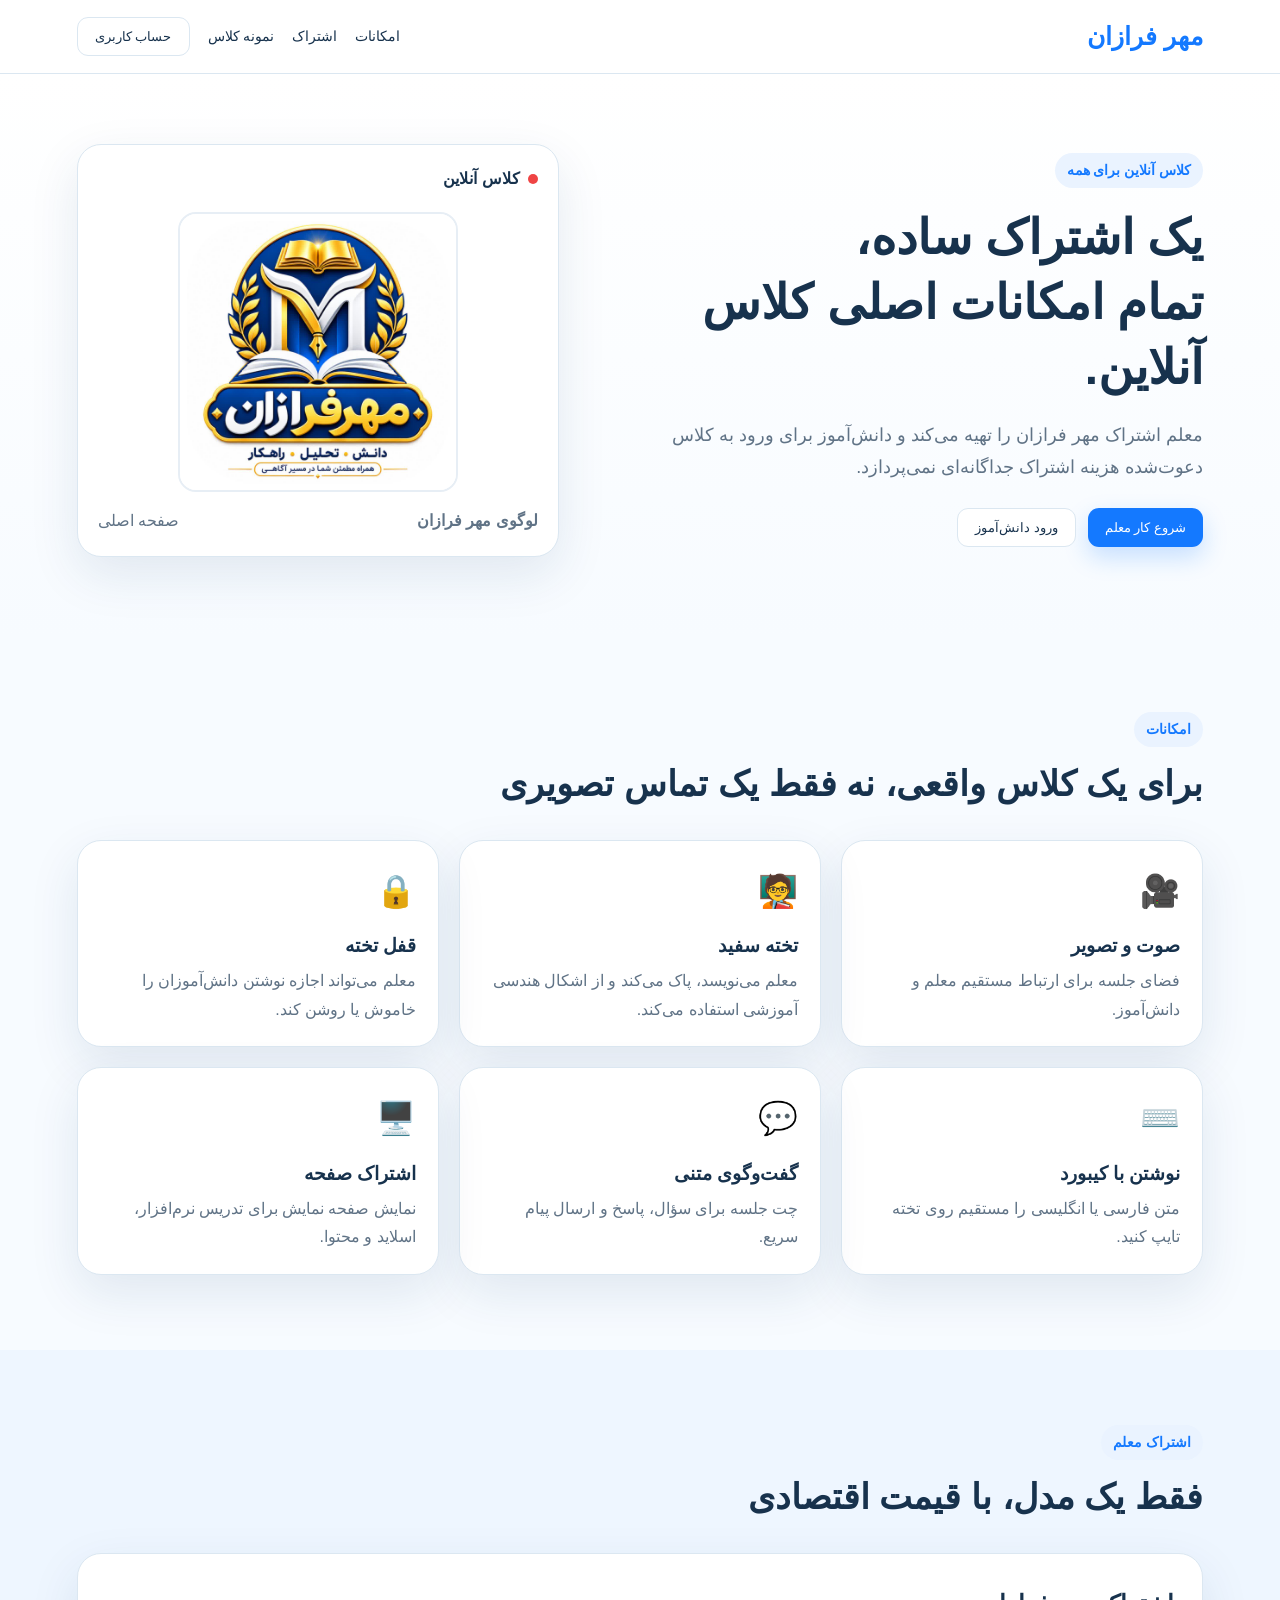
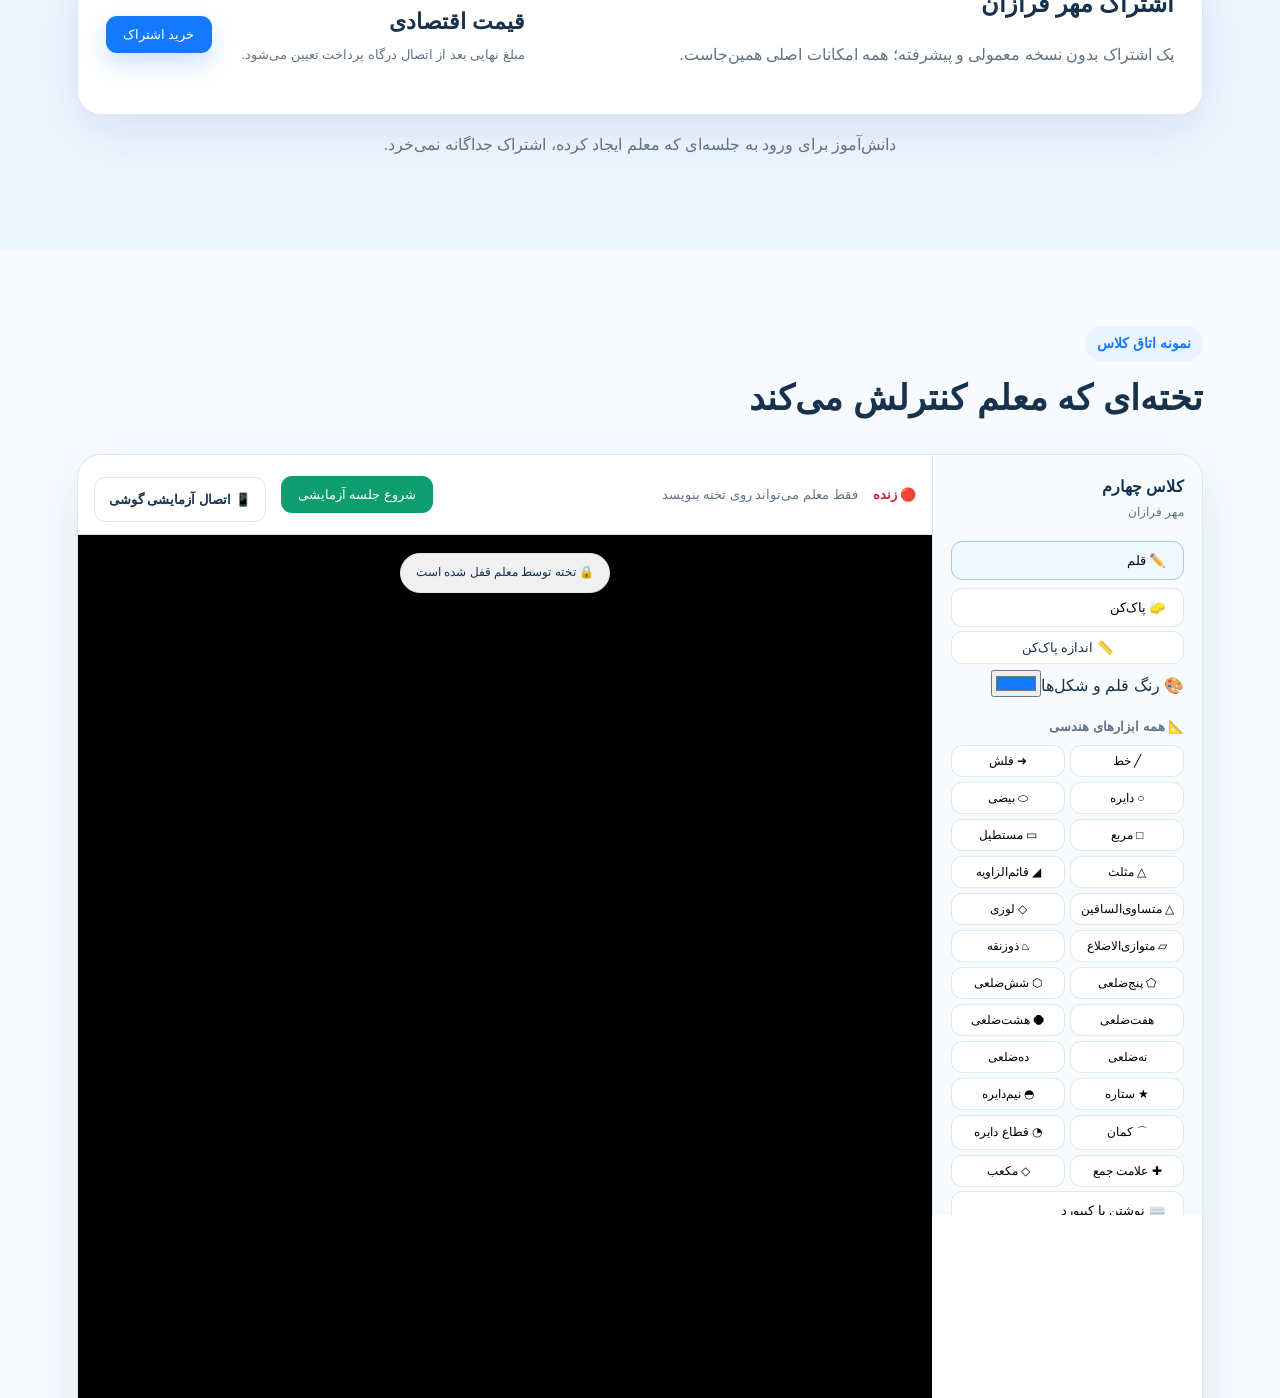
<file: index.html>
<!doctype html>
<html lang="fa" dir="rtl">
<head>
  <meta charset="utf-8"><meta name="viewport" content="width=device-width, initial-scale=1">
  <title>مهر فرازان | کلاس و جلسه آنلاین</title>
  <meta name="description" content="مهر فرازان؛ یک پلتفرم ساده و اقتصادی برای کلاس و جلسه آنلاین معلمان.">
  <link rel="icon" type="image/jpeg" href="images/mehr-farazan.jpg"><link rel="stylesheet" href="style.css">
</head>
<body>
<header class="topbar"><a class="brand" href="#home">مهر فرازان</a><nav><a href="#features">امکانات</a><a href="#pricing">اشتراک</a><a href="#room">نمونه کلاس</a><button id="profileBtn" class="outline">حساب کاربری</button></nav></header>
<main>
<section id="home" class="hero"><div class="hero-copy"><span class="eyebrow">کلاس آنلاین برای همه</span><h1>یک اشتراک ساده،<br>تمام امکانات اصلی کلاس آنلاین.</h1><p>معلم اشتراک مهر فرازان را تهیه می‌کند و دانش‌آموز برای ورود به کلاس دعوت‌شده هزینه اشتراک جداگانه‌ای نمی‌پردازد.</p><div class="hero-actions"><button id="startBtn" class="primary">شروع کار معلم</button><button id="studentBtn" class="secondary">ورود دانش‌آموز</button></div></div><div class="hero-card"><div class="live-dot"><span></span> کلاس آنلاین</div><div class="logo-square"><img src="images/mehr-farazan.jpg" alt="لوگوی مهر فرازان"></div><div class="hero-status"><b>لوگوی مهر فرازان</b><span>صفحه اصلی</span></div></div></section>
<section id="features" class="section"><div class="section-heading"><span class="eyebrow">امکانات</span><h2>برای یک کلاس واقعی، نه فقط یک تماس تصویری</h2></div><div class="feature-grid"><article class="feature"><div class="icon">🎥</div><h3>صوت و تصویر</h3><p>فضای جلسه برای ارتباط مستقیم معلم و دانش‌آموز.</p></article><article class="feature"><div class="icon">🧑‍🏫</div><h3>تخته سفید</h3><p>معلم می‌نویسد، پاک می‌کند و از اشکال هندسی آموزشی استفاده می‌کند.</p></article><article class="feature"><div class="icon">🔒</div><h3>قفل تخته</h3><p>معلم می‌تواند اجازه نوشتن دانش‌آموزان را خاموش یا روشن کند.</p></article><article class="feature"><div class="icon">⌨️</div><h3>نوشتن با کیبورد</h3><p>متن فارسی یا انگلیسی را مستقیم روی تخته تایپ کنید.</p></article><article class="feature"><div class="icon">💬</div><h3>گفت‌وگوی متنی</h3><p>چت جلسه برای سؤال، پاسخ و ارسال پیام سریع.</p></article><article class="feature"><div class="icon">🖥️</div><h3>اشتراک صفحه</h3><p>نمایش صفحه نمایش برای تدریس نرم‌افزار، اسلاید و محتوا.</p></article></div></section>
<section id="pricing" class="section pricing-section"><div class="section-heading"><span class="eyebrow">اشتراک معلم</span><h2>فقط یک مدل، با قیمت اقتصادی</h2></div><div class="price-card"><div><h3>اشتراک مهر فرازان</h3><p>یک اشتراک بدون نسخه معمولی و پیشرفته؛ همه امکانات اصلی همین‌جاست.</p></div><div class="price"><strong>قیمت اقتصادی</strong><span>مبلغ نهایی بعد از اتصال درگاه پرداخت تعیین می‌شود.</span></div><button id="buyBtn" class="primary">خرید اشتراک</button></div><p class="pricing-note">دانش‌آموز برای ورود به جلسه‌ای که معلم ایجاد کرده، اشتراک جداگانه نمی‌خرد.</p></section>
<section id="room" class="section room-section"><div class="section-heading"><span class="eyebrow">نمونه اتاق کلاس</span><h2>تخته‌ای که معلم کنترلش می‌کند</h2></div>
<div class="room"><aside class="room-sidebar"><div class="room-title"><b>کلاس چهارم</b><span>مهر فرازان</span></div>
<button class="tool active" data-tool="pen">✏️ قلم</button><button class="tool" data-tool="eraser">🧽 پاک‌کن</button>
<div class="color-picker-row"><label for="boardColor">🎨 رنگ قلم و شکل‌ها</label><input id="boardColor" type="color" value="#1479ff" title="انتخاب رنگ"></div>
<div class="shape-title">📐 همه ابزارهای هندسی</div><div class="shape-grid">
<button class="tool shape-tool" data-tool="line">╱ خط</button><button class="tool shape-tool" data-tool="arrow">➜ فلش</button><button class="tool shape-tool" data-tool="circle">○ دایره</button><button class="tool shape-tool" data-tool="ellipse">⬭ بیضی</button><button class="tool shape-tool" data-tool="square">□ مربع</button><button class="tool shape-tool" data-tool="rectangle">▭ مستطیل</button><button class="tool shape-tool" data-tool="triangle">△ مثلث</button><button class="tool shape-tool" data-tool="rightTriangle">◢ قائم‌الزاویه</button><button class="tool shape-tool" data-tool="isoscelesTriangle">△ متساوی‌الساقین</button><button class="tool shape-tool" data-tool="diamond">◇ لوزی</button><button class="tool shape-tool" data-tool="parallelogram">▱ متوازی‌الاضلاع</button><button class="tool shape-tool" data-tool="trapezoid">⏢ ذوزنقه</button><button class="tool shape-tool" data-tool="pentagon">⬠ پنج‌ضلعی</button><button class="tool shape-tool" data-tool="hexagon">⬡ شش‌ضلعی</button><button class="tool shape-tool" data-tool="heptagon">هفت‌ضلعی</button><button class="tool shape-tool" data-tool="octagon">⯃ هشت‌ضلعی</button><button class="tool shape-tool" data-tool="nonagon">نه‌ضلعی</button><button class="tool shape-tool" data-tool="decagon">ده‌ضلعی</button><button class="tool shape-tool" data-tool="star">★ ستاره</button><button class="tool shape-tool" data-tool="semicircle">◓ نیم‌دایره</button><button class="tool shape-tool" data-tool="arc">⌒ کمان</button><button class="tool shape-tool" data-tool="sector">◔ قطاع دایره</button><button class="tool shape-tool" data-tool="cross">✚ علامت جمع</button><button class="tool shape-tool" data-tool="cube">◇ مکعب</button>
</div>
<button id="keyboardTool" class="tool">⌨️ نوشتن با کیبورد</button><div class="history-grid"><button id="undoBoard" class="tool">↩️ برگشت به عقب</button><button id="redoBoard" class="tool">↪️ برگشت به جلو</button></div><button id="clearBoard" class="tool">🗑️ پاک کردن تخته</button><button id="lockBoard" class="lock locked">🔒 تخته قفل است</button>
<div class="participants"><b>حاضران</b><span>👨‍🏫 معلم</span><span>🧑‍🎓 دانش‌آموز ۱</span><span>🧑‍🎓 دانش‌آموز ۲</span></div></aside>
<div class="room-main"><div class="roombar"><span>🔴 زنده</span><span id="boardState">فقط معلم می‌تواند روی تخته بنویسد</span><button id="demoCall">شروع جلسه آزمایشی</button></div><div class="canvas-wrap"><canvas id="board" aria-label="تخته سفید مهر فرازان"></canvas><div id="lockOverlay">🔒 تخته توسط معلم قفل شده است</div><input id="boardTextInput" class="board-text-input hidden" type="text" autocomplete="off" dir="rtl" placeholder="اینجا بنویسید و Enter بزنید..."></div><div class="chat"><div class="chat-head">چت جلسه</div><div class="messages" id="messages"><div><b>دانش‌آموز ۱:</b> سلام استاد 🌷</div><div><b>معلم:</b> سلام، آماده شروع درس هستیم.</div></div><div class="chat-send"><input id="chatInput" placeholder="پیام خود را بنویسید…"><button id="sendChat">ارسال</button></div></div></div></div></section>
</main><footer>مهر فرازان © ۲۰۲۶ — پلتفرم کلاس و جلسه آنلاین</footer>
<div id="modal" class="modal hidden" role="dialog" aria-modal="true"><div class="modal-card"><button id="closeModal" class="close">×</button><h3 id="modalTitle">حساب کاربری</h3><p id="modalText">برای نسخه اولیه، این بخش به‌صورت نمایشی آماده شده است. احراز هویت واقعی و اتصال پرداخت در مرحله بک‌اند انجام می‌شود.</p><label>نام<input id="nameInput" value="آراز فرهنگی"></label><label>ایمیل<input id="emailInput" value="" type="email" placeholder="ایمیل خود را وارد کنید"></label><button id="saveProfile" class="primary">ذخیره حساب</button></div></div>
<script src="app.js"></script><script src="board-colors.js"></script><script src="eraser-size.js"></script><script src="demo-link.js"></script></body></html>
</file>
<file: style.css>
:root{--bg:#f7fbff;--card:#fff;--ink:#17324d;--muted:#607386;--primary:#1479ff;--primary-dark:#0b5dcc;--line:#dbe7f1;--shadow:0 18px 50px rgba(19,63,103,.10)}*{box-sizing:border-box}html{scroll-behavior:smooth}body{margin:0;font-family:Tahoma,Arial,sans-serif;background:var(--bg);color:var(--ink);line-height:1.8}.topbar{position:sticky;top:0;z-index:10;display:flex;align-items:center;justify-content:space-between;padding:14px 6%;background:rgba(255,255,255,.94);backdrop-filter:blur(12px);border-bottom:1px solid var(--line)}.brand{font-size:25px;font-weight:900;color:var(--primary);text-decoration:none}.topbar nav{display:flex;align-items:center;gap:18px}.topbar nav a{text-decoration:none;color:var(--ink);font-size:14px}.topbar button{font-family:inherit}.hero{padding:70px 6% 80px;display:grid;grid-template-columns:1.1fr .9fr;gap:55px;align-items:center;background:linear-gradient(180deg,#fff 0,#f7fbff 100%)}.eyebrow{display:inline-block;color:var(--primary);font-weight:800;font-size:14px;background:#eaf3ff;padding:5px 12px;border-radius:999px}.hero h1{font-size:48px;line-height:1.35;margin:18px 0 12px}.hero p{font-size:18px;color:var(--muted);max-width:680px}.hero-actions{display:flex;gap:12px;margin-top:25px}.primary,.secondary,.outline,.tool,.roombar button,.chat-send button{font-family:inherit;border:0;border-radius:11px;padding:11px 17px;cursor:pointer}.primary{background:var(--primary);color:#fff;box-shadow:0 10px 25px rgba(20,121,255,.22)}.primary:hover{background:var(--primary-dark)}.secondary,.outline{background:#fff;color:var(--ink);border:1px solid var(--line)}.hero-card,.feature,.price-card,.room,.modal-card{background:var(--card);border:1px solid var(--line);box-shadow:var(--shadow);border-radius:24px}.hero-card{padding:20px}.live-dot{display:flex;gap:8px;align-items:center;font-weight:800}.live-dot span{width:10px;height:10px;border-radius:50%;background:#ef4444}.logo-square{width:min(100%,280px);aspect-ratio:1/1;margin:18px auto 0;border-radius:18px;background:#fff;border:2px solid #e7eef5;overflow:hidden;display:flex;align-items:center;justify-content:center}.logo-square img{display:block;width:100%;height:100%;object-fit:contain}.hero-status{display:flex;justify-content:space-between;gap:15px;margin-top:15px;color:var(--muted)}.section{padding:75px 6%}.section-heading{max-width:720px;margin-bottom:30px}.section-heading h2{font-size:35px;line-height:1.45;margin:12px 0}.feature-grid{display:grid;grid-template-columns:repeat(3,1fr);gap:20px}.feature{padding:22px}.icon{font-size:32px}.feature h3{margin:9px 0 4px}.feature p{margin:0;color:var(--muted)}.pricing-section{background:#eef6ff}.price-card{display:grid;grid-template-columns:1fr auto auto;align-items:center;gap:30px;padding:28px}.price-card h3{margin:0 0 4px;font-size:24px}.price-card p,.pricing-note{color:var(--muted)}.price{display:flex;flex-direction:column;gap:2px;min-width:260px}.price strong{font-size:22px}.price span{font-size:13px;color:var(--muted)}.pricing-note{text-align:center;margin-top:16px}.room{display:grid;grid-template-columns:270px 1fr;overflow:hidden;min-height:620px}.room-sidebar{padding:18px;background:#f8fbfe;border-left:1px solid var(--line);max-height:760px;overflow:auto}.room-title{display:flex;flex-direction:column;margin-bottom:14px}.room-title span{font-size:12px;color:var(--muted)}.tool{width:100%;text-align:right;background:#fff;border:1px solid var(--line);margin:4px 0}.tool.active{border-color:#9ec8ff;background:#eff7ff}.tool.locked{background:#e9f3ff;color:#0b5dcc;font-weight:800}.tool:disabled{opacity:.35;cursor:not-allowed;filter:saturate(.55)}.history-grid{display:grid;grid-template-columns:1fr 1fr;gap:5px}.history-grid .tool{margin:4px 0;padding:9px 5px;text-align:center;font-size:12px;transition:opacity .2s ease,filter .2s ease,background .2s ease}.participants{margin-top:25px;display:flex;flex-direction:column;gap:7px;color:var(--muted);font-size:13px}.participants b{color:var(--ink)}.shape-title{margin:14px 0 6px;font-size:13px;font-weight:900;color:var(--muted)}.shape-grid{display:grid;grid-template-columns:1fr 1fr;gap:5px}.shape-grid .tool{margin:0;padding:8px 5px;text-align:center;font-size:12px;white-space:nowrap}.room-main{display:grid;grid-template-rows:auto 1fr 190px;min-width:0}.roombar{display:flex;align-items:center;gap:15px;padding:12px 16px;border-bottom:1px solid var(--line);font-size:13px}.roombar span:first-child{font-weight:800;color:#d11b37}.roombar span:nth-child(2){color:var(--muted);flex:1}.roombar button{background:#0f9d70;color:#fff}.canvas-wrap{position:relative;background:#fff;min-height:380px;touch-action:none;overflow:hidden}.canvas-wrap canvas{width:100%;height:100%;display:block;touch-action:none;cursor:crosshair}.canvas-wrap canvas:active{cursor:crosshair}#lockOverlay{position:absolute;left:50%;top:18px;transform:translateX(-50%);background:rgba(255,255,255,.94);padding:8px 15px;border-radius:999px;border:1px solid var(--line);font-size:12px;z-index:2;pointer-events:none}.board-text-input{position:absolute;z-index:5;width:290px;min-height:46px;padding:10px 13px;border:2px solid var(--primary);border-radius:12px;background:#fff;color:#17324d;font-family:Tahoma,Arial,sans-serif;font-size:18px;font-weight:700;outline:none;box-shadow:0 8px 25px rgba(19,63,103,.18)}.board-text-input:focus{box-shadow:0 10px 28px rgba(20,121,255,.25)}.chat{border-top:1px solid var(--line);display:grid;grid-template-rows:auto 1fr auto}.chat-head{padding:8px 12px;font-weight:800;background:#fafcff;border-bottom:1px solid var(--line)}.messages{padding:10px 12px;overflow:auto;font-size:13px}.messages div{margin-bottom:5px}.chat-send{display:flex;gap:8px;padding:8px;border-top:1px solid var(--line)}.chat-send input{flex:1;border:1px solid var(--line);border-radius:10px;padding:9px;font-family:inherit}.chat-send button{background:var(--primary);color:#fff}.modal{position:fixed;inset:0;background:rgba(12,35,56,.46);display:grid;place-items:center;z-index:30;padding:20px}.hidden{display:none}.modal-card{position:relative;width:min(500px,100%);padding:28px}.close{position:absolute;left:18px;top:12px;background:none;border:0;font-size:28px;cursor:pointer}.modal-card label{display:block;margin:12px 0;font-size:13px}.modal-card input{display:block;width:100%;margin-top:6px;padding:11px;border:1px solid var(--line);border-radius:10px;font-family:inherit}.modal-card .primary{width:100%;margin-top:10px}footer{text-align:center;padding:30px;background:#102a43;color:#d9e7f3}@media(max-width:900px){.hero{grid-template-columns:1fr}.feature-grid{grid-template-columns:repeat(2,1fr)}.price-card{grid-template-columns:1fr}.room{grid-template-columns:1fr}.room-sidebar{border-left:0;border-bottom:1px solid var(--line);max-height:none}.hero h1{font-size:38px}}@media(max-width:620px){.topbar nav a{display:none}.feature-grid{grid-template-columns:1fr}.hero{padding-top:45px}.hero-actions{flex-direction:column}.roombar{flex-wrap:wrap}.roombar span:nth-child(2){flex-basis:100%}.board-text-input{width:min(90%,290px);font-size:16px}.logo-square{width:min(100%,220px)}}
</file>
